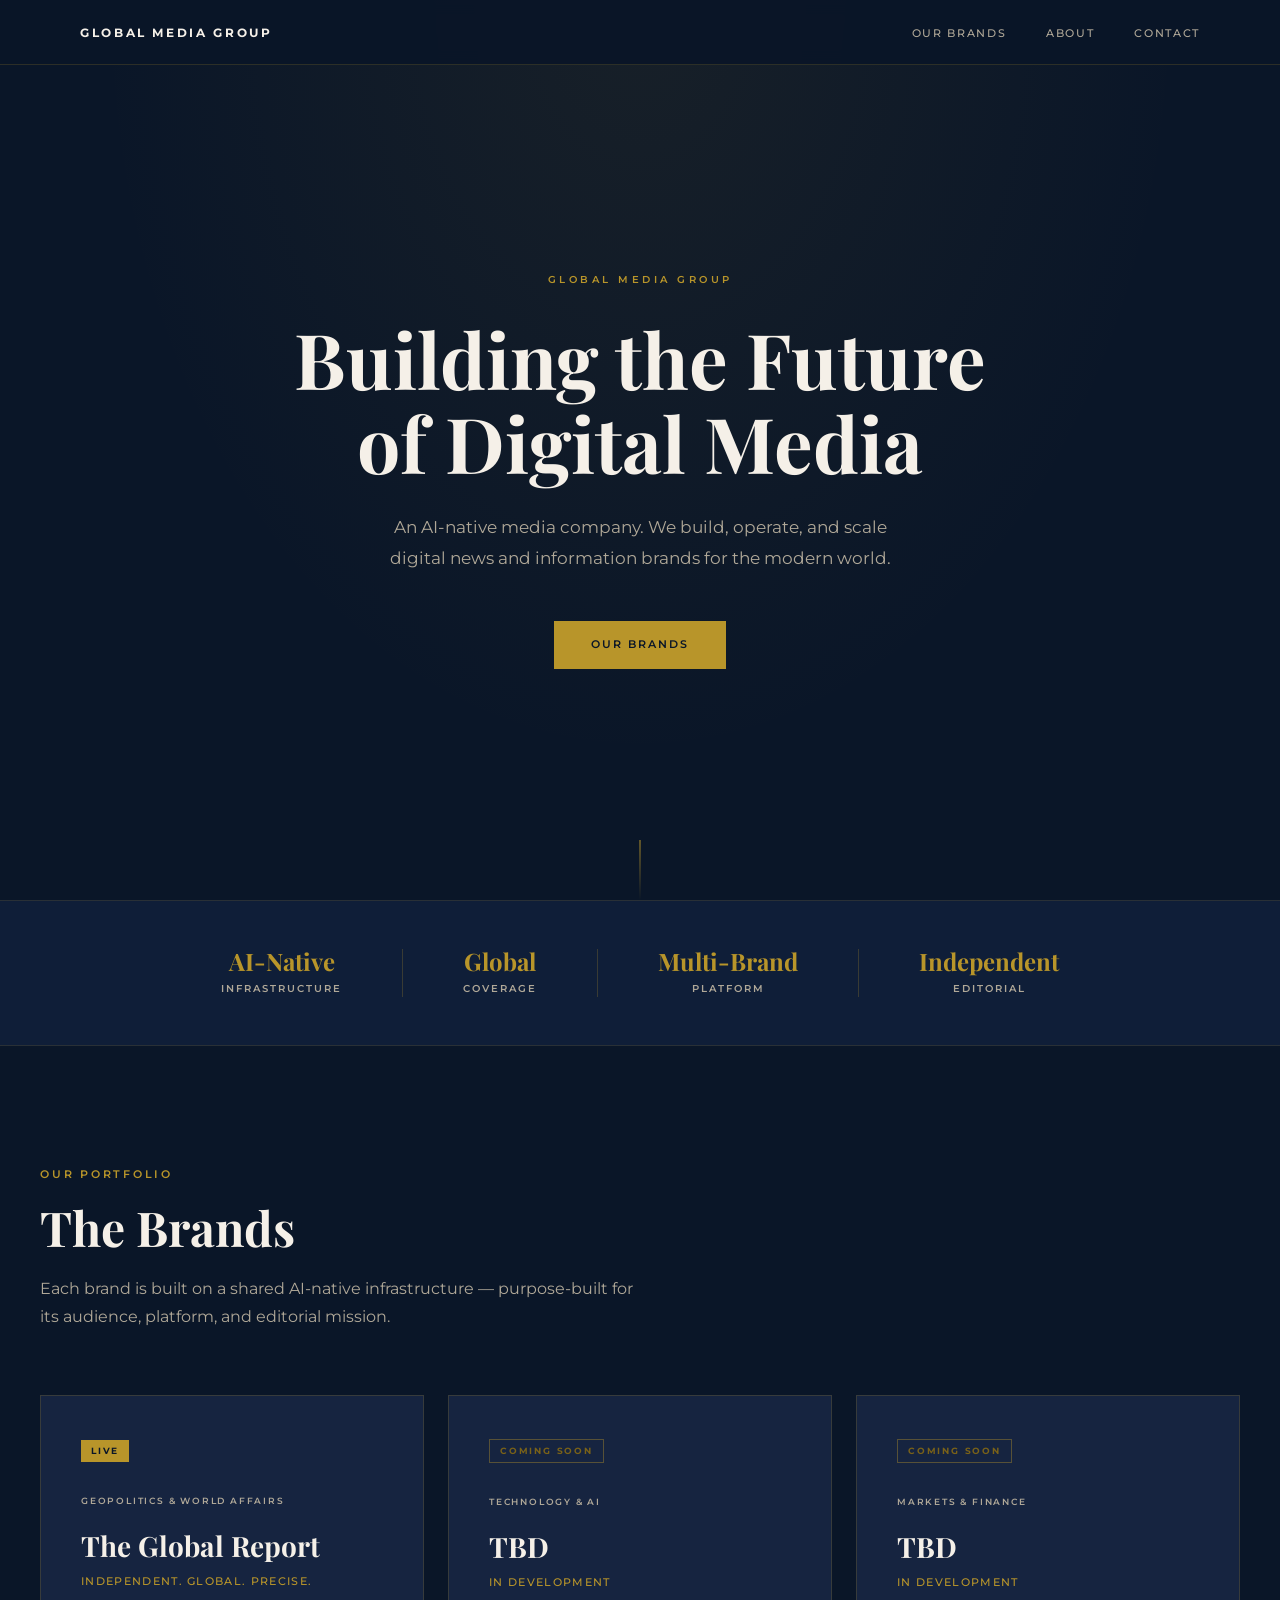
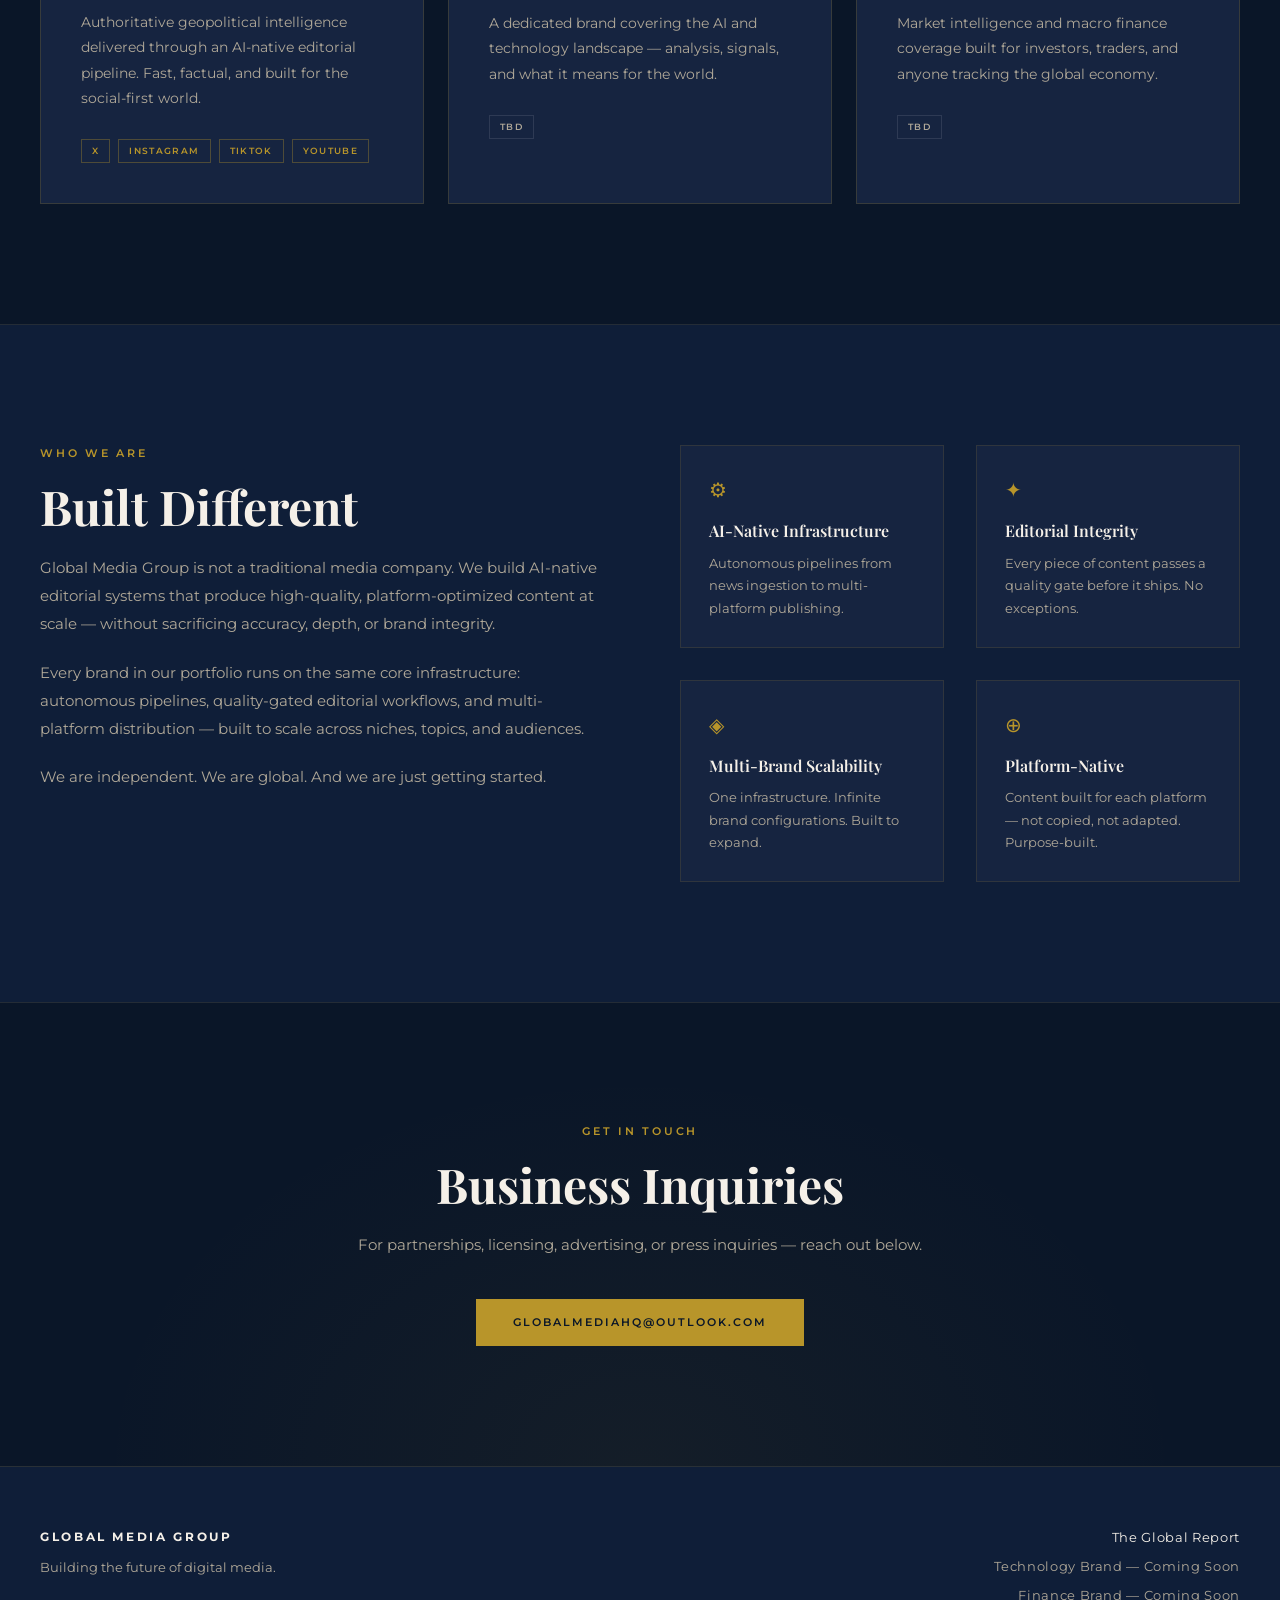
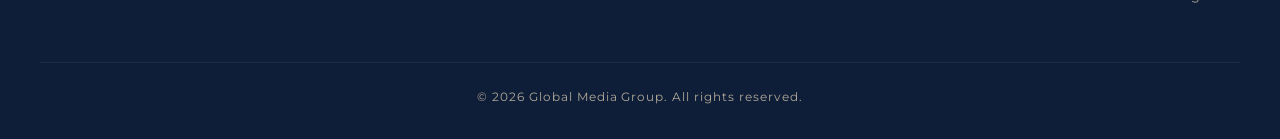
<file: index.html>
<!DOCTYPE html>
<html lang="en">
<head>
  <meta charset="UTF-8" />
  <meta name="viewport" content="width=device-width, initial-scale=1.0" />
  <title>Global Media Group</title>
  <meta name="description" content="Global Media Group is an AI-native digital media company building the next generation of news and information brands." />
  <link rel="preconnect" href="https://fonts.googleapis.com" />
  <link rel="preconnect" href="https://fonts.gstatic.com" crossorigin />
  <link href="https://fonts.googleapis.com/css2?family=Playfair+Display:wght@400;600;700&family=Montserrat:wght@300;400;500;600&display=swap" rel="stylesheet" />
  <link rel="stylesheet" href="css/style.css" />
</head>
<body>

  <!-- ── NAVIGATION ── -->
  <nav class="nav">
    <div class="nav__inner">
      <div class="nav__logo">
        <span class="nav__logo-text">GLOBAL MEDIA GROUP</span>
      </div>
      <ul class="nav__links">
        <li><a href="#brands">Our Brands</a></li>
        <li><a href="#about">About</a></li>
        <li><a href="#contact">Contact</a></li>
      </ul>
    </div>
  </nav>

  <!-- ── HERO ── -->
  <section class="hero">
    <div class="hero__inner">
      <p class="hero__eyebrow">GLOBAL MEDIA GROUP</p>
      <h1 class="hero__headline">
        Building the Future<br />of Digital Media
      </h1>
      <p class="hero__subline">
        An AI-native media company. We build, operate, and scale<br />
        digital news and information brands for the modern world.
      </p>
      <a href="#brands" class="btn btn--primary">Our Brands</a>
    </div>
    <div class="hero__line"></div>
  </section>

  <!-- ── MISSION STRIP ── -->
  <section class="mission">
    <div class="mission__inner">
      <div class="mission__stat">
        <span class="mission__number">AI-Native</span>
        <span class="mission__label">Infrastructure</span>
      </div>
      <div class="mission__divider"></div>
      <div class="mission__stat">
        <span class="mission__number">Global</span>
        <span class="mission__label">Coverage</span>
      </div>
      <div class="mission__divider"></div>
      <div class="mission__stat">
        <span class="mission__number">Multi-Brand</span>
        <span class="mission__label">Platform</span>
      </div>
      <div class="mission__divider"></div>
      <div class="mission__stat">
        <span class="mission__number">Independent</span>
        <span class="mission__label">Editorial</span>
      </div>
    </div>
  </section>

  <!-- ── BRANDS ── -->
  <section class="brands" id="brands">
    <div class="brands__inner">
      <p class="section__eyebrow">OUR PORTFOLIO</p>
      <h2 class="section__headline">The Brands</h2>
      <p class="section__sub">Each brand is built on a shared AI-native infrastructure — purpose-built for its audience, platform, and editorial mission.</p>

      <div class="brands__grid">

        <!-- The Global Report — ACTIVE -->
        <div class="brand-card brand-card--active">
          <div class="brand-card__badge">LIVE</div>
          <div class="brand-card__header">
            <span class="brand-card__category">GEOPOLITICS &amp; WORLD AFFAIRS</span>
          </div>
          <h3 class="brand-card__name">The Global Report</h3>
          <p class="brand-card__tagline">Independent. Global. Precise.</p>
          <p class="brand-card__desc">
            Authoritative geopolitical intelligence delivered through an AI-native editorial pipeline. Fast, factual, and built for the social-first world.
          </p>
          <div class="brand-card__platforms">
            <span class="platform-tag">X</span>
            <span class="platform-tag">Instagram</span>
            <span class="platform-tag">TikTok</span>
            <span class="platform-tag">YouTube</span>
          </div>
        </div>

        <!-- Placeholder Brand 2 -->
        <div class="brand-card brand-card--coming">
          <div class="brand-card__badge brand-card__badge--soon">COMING SOON</div>
          <div class="brand-card__header">
            <span class="brand-card__category">TECHNOLOGY &amp; AI</span>
          </div>
          <h3 class="brand-card__name">TBD</h3>
          <p class="brand-card__tagline">In Development</p>
          <p class="brand-card__desc">
            A dedicated brand covering the AI and technology landscape — analysis, signals, and what it means for the world.
          </p>
          <div class="brand-card__platforms">
            <span class="platform-tag platform-tag--dim">TBD</span>
          </div>
        </div>

        <!-- Placeholder Brand 3 -->
        <div class="brand-card brand-card--coming">
          <div class="brand-card__badge brand-card__badge--soon">COMING SOON</div>
          <div class="brand-card__header">
            <span class="brand-card__category">MARKETS &amp; FINANCE</span>
          </div>
          <h3 class="brand-card__name">TBD</h3>
          <p class="brand-card__tagline">In Development</p>
          <p class="brand-card__desc">
            Market intelligence and macro finance coverage built for investors, traders, and anyone tracking the global economy.
          </p>
          <div class="brand-card__platforms">
            <span class="platform-tag platform-tag--dim">TBD</span>
          </div>
        </div>

      </div>
    </div>
  </section>

  <!-- ── ABOUT ── -->
  <section class="about" id="about">
    <div class="about__inner">
      <div class="about__text">
        <p class="section__eyebrow">WHO WE ARE</p>
        <h2 class="section__headline">Built Different</h2>
        <p class="about__body">
          Global Media Group is not a traditional media company. We build AI-native editorial systems that produce high-quality, platform-optimized content at scale — without sacrificing accuracy, depth, or brand integrity.
        </p>
        <p class="about__body">
          Every brand in our portfolio runs on the same core infrastructure: autonomous pipelines, quality-gated editorial workflows, and multi-platform distribution — built to scale across niches, topics, and audiences.
        </p>
        <p class="about__body">
          We are independent. We are global. And we are just getting started.
        </p>
      </div>
      <div class="about__pillars">
        <div class="pillar">
          <span class="pillar__icon">⚙</span>
          <h4 class="pillar__title">AI-Native Infrastructure</h4>
          <p class="pillar__desc">Autonomous pipelines from news ingestion to multi-platform publishing.</p>
        </div>
        <div class="pillar">
          <span class="pillar__icon">✦</span>
          <h4 class="pillar__title">Editorial Integrity</h4>
          <p class="pillar__desc">Every piece of content passes a quality gate before it ships. No exceptions.</p>
        </div>
        <div class="pillar">
          <span class="pillar__icon">◈</span>
          <h4 class="pillar__title">Multi-Brand Scalability</h4>
          <p class="pillar__desc">One infrastructure. Infinite brand configurations. Built to expand.</p>
        </div>
        <div class="pillar">
          <span class="pillar__icon">⊕</span>
          <h4 class="pillar__title">Platform-Native</h4>
          <p class="pillar__desc">Content built for each platform — not copied, not adapted. Purpose-built.</p>
        </div>
      </div>
    </div>
  </section>

  <!-- ── CONTACT ── -->
  <section class="contact" id="contact">
    <div class="contact__inner">
      <p class="section__eyebrow">GET IN TOUCH</p>
      <h2 class="section__headline">Business Inquiries</h2>
      <p class="contact__sub">
        For partnerships, licensing, advertising, or press inquiries — reach out below.
      </p>
      <a href="mailto:globalmediahq@outlook.com" class="btn btn--primary">globalmediahq@outlook.com</a>
    </div>
  </section>

  <!-- ── FOOTER ── -->
  <footer class="footer">
    <div class="footer__inner">
      <div class="footer__left">
        <span class="footer__logo">GLOBAL MEDIA GROUP</span>
        <p class="footer__tagline">Building the future of digital media.</p>
      </div>
      <div class="footer__right">
        <ul class="footer__brands">
          <li>The Global Report</li>
          <li class="footer__dim">Technology Brand — Coming Soon</li>
          <li class="footer__dim">Finance Brand — Coming Soon</li>
        </ul>
      </div>
    </div>
    <div class="footer__bottom">
      <p>© 2026 Global Media Group. All rights reserved.</p>
    </div>
  </footer>

  <script src="js/main.js"></script>
</body>
</html>
</file>
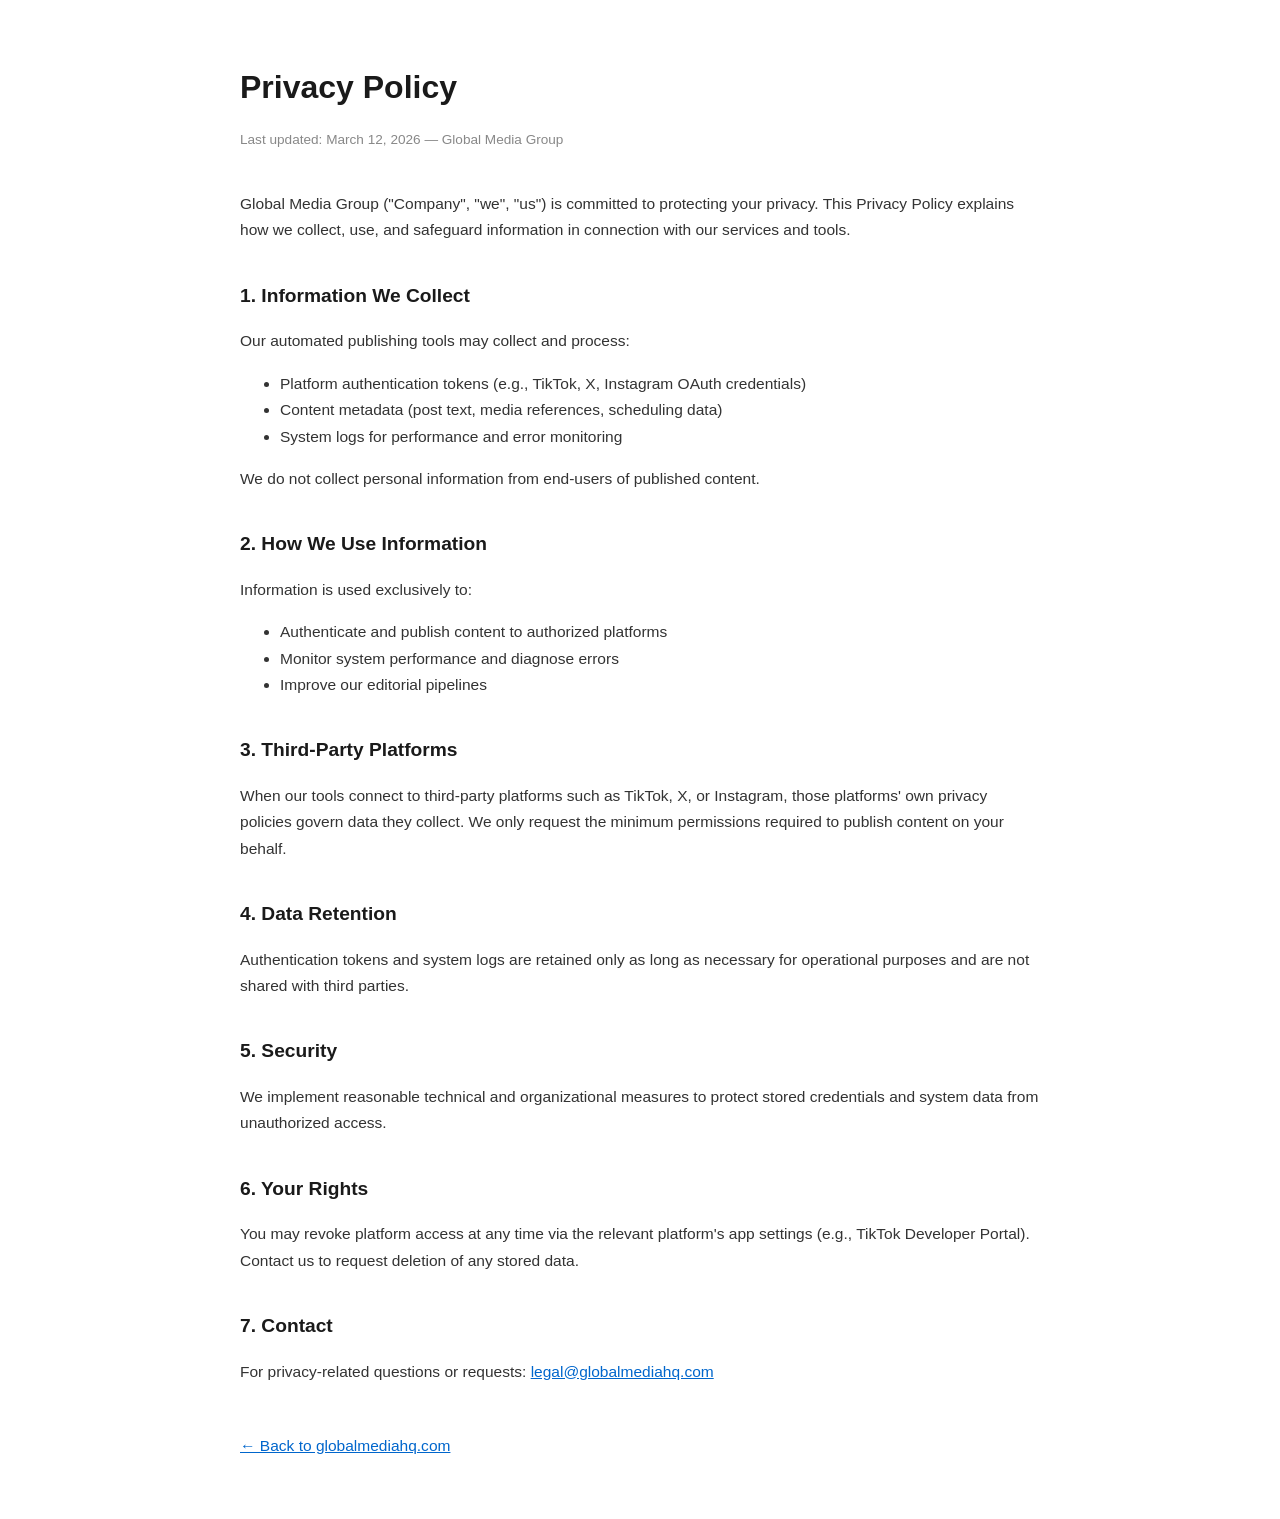
<file: privacy/index.html>
<!DOCTYPE html>
<html lang="en">
<head>
  <meta charset="UTF-8" />
  <meta name="viewport" content="width=device-width, initial-scale=1.0" />
  <title>Privacy Policy — Global Media Group</title>
  <style>
    body { font-family: -apple-system, BlinkMacSystemFont, 'Segoe UI', sans-serif; max-width: 800px; margin: 60px auto; padding: 0 24px; color: #1a1a1a; line-height: 1.7; }
    h1 { font-size: 2rem; margin-bottom: 4px; }
    h2 { font-size: 1.2rem; margin-top: 36px; }
    p, li { font-size: 0.97rem; color: #333; }
    a { color: #0066cc; }
    .meta { color: #888; font-size: 0.85rem; margin-bottom: 40px; }
  </style>
</head>
<body>
  <h1>Privacy Policy</h1>
  <p class="meta">Last updated: March 12, 2026 — Global Media Group</p>

  <p>Global Media Group ("Company", "we", "us") is committed to protecting your privacy. This Privacy Policy explains how we collect, use, and safeguard information in connection with our services and tools.</p>

  <h2>1. Information We Collect</h2>
  <p>Our automated publishing tools may collect and process:</p>
  <ul>
    <li>Platform authentication tokens (e.g., TikTok, X, Instagram OAuth credentials)</li>
    <li>Content metadata (post text, media references, scheduling data)</li>
    <li>System logs for performance and error monitoring</li>
  </ul>
  <p>We do not collect personal information from end-users of published content.</p>

  <h2>2. How We Use Information</h2>
  <p>Information is used exclusively to:</p>
  <ul>
    <li>Authenticate and publish content to authorized platforms</li>
    <li>Monitor system performance and diagnose errors</li>
    <li>Improve our editorial pipelines</li>
  </ul>

  <h2>3. Third-Party Platforms</h2>
  <p>When our tools connect to third-party platforms such as TikTok, X, or Instagram, those platforms' own privacy policies govern data they collect. We only request the minimum permissions required to publish content on your behalf.</p>

  <h2>4. Data Retention</h2>
  <p>Authentication tokens and system logs are retained only as long as necessary for operational purposes and are not shared with third parties.</p>

  <h2>5. Security</h2>
  <p>We implement reasonable technical and organizational measures to protect stored credentials and system data from unauthorized access.</p>

  <h2>6. Your Rights</h2>
  <p>You may revoke platform access at any time via the relevant platform's app settings (e.g., TikTok Developer Portal). Contact us to request deletion of any stored data.</p>

  <h2>7. Contact</h2>
  <p>For privacy-related questions or requests: <a href="mailto:legal@globalmediahq.com">legal@globalmediahq.com</a></p>

  <p style="margin-top:48px;"><a href="/">&larr; Back to globalmediahq.com</a></p>
</body>
</html>
</file>
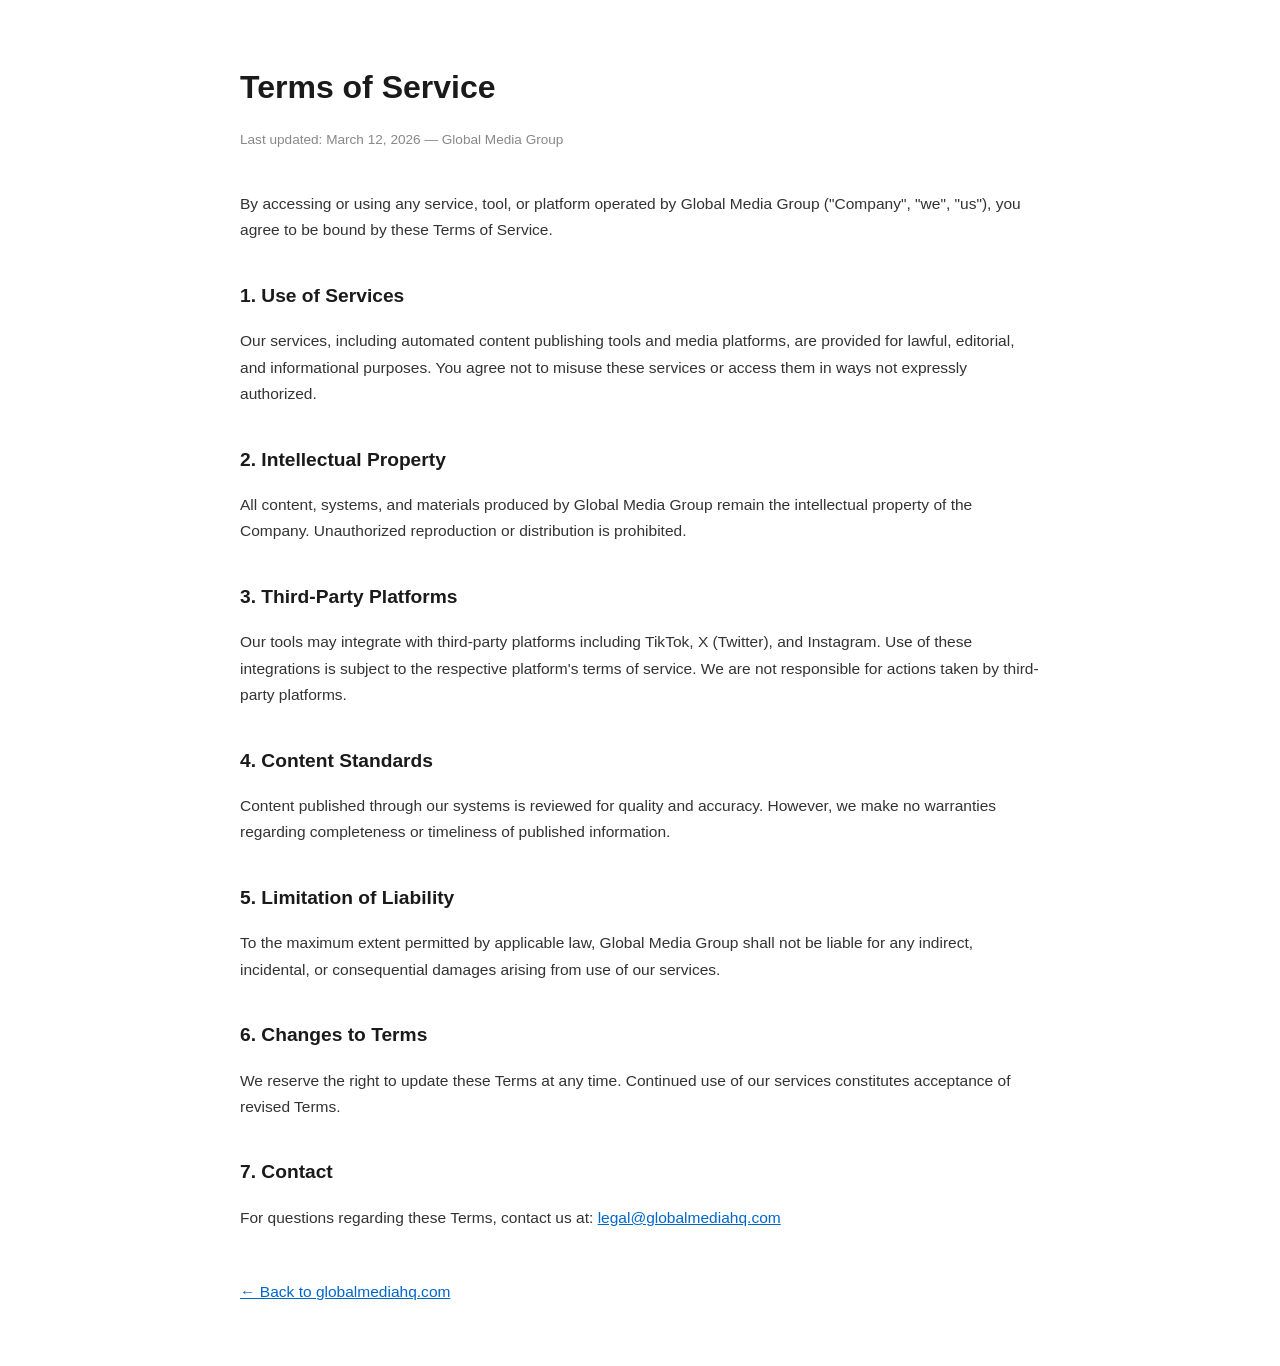
<file: terms/index.html>
<!DOCTYPE html>
<html lang="en">
<head>
  <meta charset="UTF-8" />
  <meta name="viewport" content="width=device-width, initial-scale=1.0" />
  <title>Terms of Service — Global Media Group</title>
  <style>
    body { font-family: -apple-system, BlinkMacSystemFont, 'Segoe UI', sans-serif; max-width: 800px; margin: 60px auto; padding: 0 24px; color: #1a1a1a; line-height: 1.7; }
    h1 { font-size: 2rem; margin-bottom: 4px; }
    h2 { font-size: 1.2rem; margin-top: 36px; }
    p, li { font-size: 0.97rem; color: #333; }
    a { color: #0066cc; }
    .meta { color: #888; font-size: 0.85rem; margin-bottom: 40px; }
  </style>
</head>
<body>
  <h1>Terms of Service</h1>
  <p class="meta">Last updated: March 12, 2026 — Global Media Group</p>

  <p>By accessing or using any service, tool, or platform operated by Global Media Group ("Company", "we", "us"), you agree to be bound by these Terms of Service.</p>

  <h2>1. Use of Services</h2>
  <p>Our services, including automated content publishing tools and media platforms, are provided for lawful, editorial, and informational purposes. You agree not to misuse these services or access them in ways not expressly authorized.</p>

  <h2>2. Intellectual Property</h2>
  <p>All content, systems, and materials produced by Global Media Group remain the intellectual property of the Company. Unauthorized reproduction or distribution is prohibited.</p>

  <h2>3. Third-Party Platforms</h2>
  <p>Our tools may integrate with third-party platforms including TikTok, X (Twitter), and Instagram. Use of these integrations is subject to the respective platform's terms of service. We are not responsible for actions taken by third-party platforms.</p>

  <h2>4. Content Standards</h2>
  <p>Content published through our systems is reviewed for quality and accuracy. However, we make no warranties regarding completeness or timeliness of published information.</p>

  <h2>5. Limitation of Liability</h2>
  <p>To the maximum extent permitted by applicable law, Global Media Group shall not be liable for any indirect, incidental, or consequential damages arising from use of our services.</p>

  <h2>6. Changes to Terms</h2>
  <p>We reserve the right to update these Terms at any time. Continued use of our services constitutes acceptance of revised Terms.</p>

  <h2>7. Contact</h2>
  <p>For questions regarding these Terms, contact us at: <a href="mailto:legal@globalmediahq.com">legal@globalmediahq.com</a></p>

  <p style="margin-top:48px;"><a href="/">&larr; Back to globalmediahq.com</a></p>
</body>
</html>
</file>
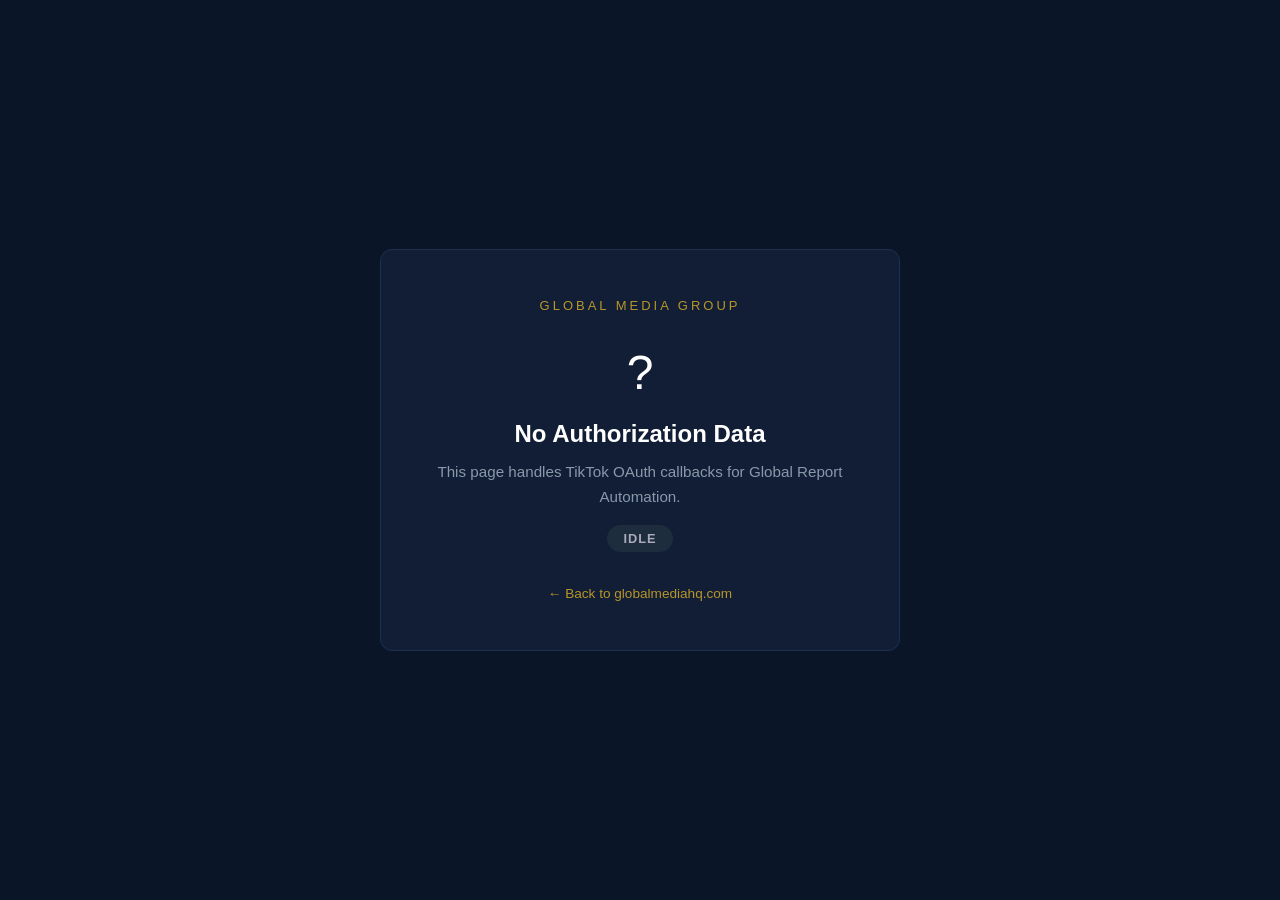
<file: tiktok/callback/index.html>
<!DOCTYPE html>
<html lang="en">
<head>
  <meta charset="UTF-8" />
  <meta name="viewport" content="width=device-width, initial-scale=1.0" />
  <title>Authorizing — Global Report Automation</title>
  <style>
    * { margin: 0; padding: 0; box-sizing: border-box; }
    body {
      font-family: -apple-system, BlinkMacSystemFont, 'Segoe UI', sans-serif;
      background: #0A1628;
      color: #fff;
      display: flex;
      align-items: center;
      justify-content: center;
      min-height: 100vh;
      padding: 24px;
    }
    .card {
      background: #111e35;
      border: 1px solid #1e3050;
      border-radius: 12px;
      padding: 48px 40px;
      max-width: 520px;
      width: 100%;
      text-align: center;
    }
    .logo { font-size: 13px; letter-spacing: 3px; color: #B8952A; text-transform: uppercase; margin-bottom: 32px; }
    .icon { font-size: 48px; margin-bottom: 20px; }
    h1 { font-size: 1.5rem; margin-bottom: 12px; font-weight: 600; }
    p { color: #8899aa; font-size: 0.95rem; line-height: 1.6; margin-bottom: 16px; }
    .code-block {
      background: #0A1628;
      border: 1px solid #1e3050;
      border-radius: 8px;
      padding: 16px;
      font-family: monospace;
      font-size: 0.8rem;
      color: #B8952A;
      text-align: left;
      word-break: break-all;
      margin: 20px 0;
      display: none;
    }
    .status { display: inline-block; padding: 6px 16px; border-radius: 20px; font-size: 0.8rem; font-weight: 600; letter-spacing: 1px; text-transform: uppercase; }
    .status.success { background: #0d3320; color: #2ecc71; }
    .status.error { background: #330d0d; color: #e74c3c; }
    .status.loading { background: #1e2d3d; color: #aab; }
    .back { margin-top: 32px; }
    .back a { color: #B8952A; text-decoration: none; font-size: 0.85rem; }
  </style>
</head>
<body>
  <div class="card">
    <div class="logo">Global Media Group</div>
    <div class="icon" id="icon">⏳</div>
    <h1 id="title">Processing Authorization...</h1>
    <p id="message">Completing TikTok OAuth handshake for Global Report Automation.</p>
    <span class="status loading" id="status">Connecting</span>
    <div class="code-block" id="code-display"></div>
    <div class="back"><a href="/">← Back to globalmediahq.com</a></div>
  </div>

  <script>
    const params = new URLSearchParams(window.location.search);
    const code  = params.get('code');
    const error = params.get('error');
    const state = params.get('state');

    const icon    = document.getElementById('icon');
    const title   = document.getElementById('title');
    const message = document.getElementById('message');
    const status  = document.getElementById('status');
    const codeDisplay = document.getElementById('code-display');

    if (error) {
      icon.textContent = '✗';
      title.textContent = 'Authorization Failed';
      message.textContent = 'TikTok returned an error: ' + error;
      status.textContent = 'Error';
      status.className = 'status error';
    } else if (code) {
      icon.textContent = '✓';
      title.textContent = 'Authorization Successful';
      message.textContent = 'Global Report Automation has been granted access to your TikTok account. The publishing pipeline is now authorized.';
      status.textContent = 'Authorized';
      status.className = 'status success';
      codeDisplay.style.display = 'block';
      codeDisplay.textContent = 'Authorization code received\nState: ' + (state || 'N/A') + '\nScopes: user.info.basic, video.upload, video.publish\n\nToken exchange in progress via publishing server...';
    } else {
      icon.textContent = '?';
      title.textContent = 'No Authorization Data';
      message.textContent = 'This page handles TikTok OAuth callbacks for Global Report Automation.';
      status.textContent = 'Idle';
      status.className = 'status loading';
    }
  </script>
</body>
</html>
</file>
<file: css/style.css>
/* ============================================================
   GLOBAL MEDIA GROUP — Website Styles
   Palette: Deep Navy #0A1628 | Gold #B8952A | White #F5F0E8
   Fonts: Playfair Display (headlines) | Montserrat (body)
   ============================================================ */

*, *::before, *::after {
  box-sizing: border-box;
  margin: 0;
  padding: 0;
}

:root {
  --navy:       #0A1628;
  --navy-mid:   #0F1E38;
  --navy-light: #162440;
  --gold:       #B8952A;
  --gold-light: #C9A84C;
  --gold-dim:   #7a6218;
  --white:      #F5F0E8;
  --white-dim:  #b0a898;
  --serif:      'Playfair Display', Georgia, serif;
  --sans:       'Montserrat', Arial, sans-serif;
}

html { scroll-behavior: smooth; }

body {
  background: var(--navy);
  color: var(--white);
  font-family: var(--sans);
  font-size: 16px;
  line-height: 1.6;
  -webkit-font-smoothing: antialiased;
}

/* ── UTILITIES ─────────────────────────────────────────────── */
.section__eyebrow {
  font-family: var(--sans);
  font-size: 11px;
  font-weight: 600;
  letter-spacing: 0.25em;
  color: var(--gold);
  text-transform: uppercase;
  margin-bottom: 16px;
}

.section__headline {
  font-family: var(--serif);
  font-size: clamp(2rem, 4vw, 3rem);
  font-weight: 700;
  color: var(--white);
  line-height: 1.15;
  margin-bottom: 20px;
}

.section__sub {
  font-size: 1rem;
  color: var(--white-dim);
  max-width: 600px;
  line-height: 1.75;
}

.btn {
  display: inline-block;
  font-family: var(--sans);
  font-size: 11px;
  font-weight: 600;
  letter-spacing: 0.18em;
  text-transform: uppercase;
  text-decoration: none;
  padding: 14px 36px;
  border: 1px solid var(--gold);
  transition: background 0.2s ease, color 0.2s ease;
  cursor: pointer;
}

.btn--primary {
  background: var(--gold);
  color: var(--navy);
}

.btn--primary:hover {
  background: var(--gold-light);
  border-color: var(--gold-light);
}

/* ── NAVIGATION ────────────────────────────────────────────── */
.nav {
  position: fixed;
  top: 0;
  left: 0;
  right: 0;
  z-index: 100;
  background: rgba(10, 22, 40, 0.95);
  backdrop-filter: blur(8px);
  border-bottom: 1px solid rgba(184, 149, 42, 0.2);
}

.nav__inner {
  max-width: 1200px;
  margin: 0 auto;
  padding: 0 40px;
  height: 64px;
  display: flex;
  align-items: center;
  justify-content: space-between;
}

.nav__logo-text {
  font-family: var(--sans);
  font-size: 12px;
  font-weight: 700;
  letter-spacing: 0.22em;
  color: var(--white);
  text-transform: uppercase;
}

.nav__links {
  list-style: none;
  display: flex;
  gap: 40px;
}

.nav__links a {
  font-family: var(--sans);
  font-size: 11px;
  font-weight: 500;
  letter-spacing: 0.15em;
  text-transform: uppercase;
  color: var(--white-dim);
  text-decoration: none;
  transition: color 0.2s;
}

.nav__links a:hover { color: var(--gold); }

/* ── HERO ───────────────────────────────────────────────────── */
.hero {
  min-height: 100vh;
  display: flex;
  flex-direction: column;
  justify-content: center;
  align-items: center;
  text-align: center;
  padding: 120px 40px 80px;
  position: relative;
  background:
    radial-gradient(ellipse at 50% 0%, rgba(184,149,42,0.08) 0%, transparent 60%),
    var(--navy);
}

.hero__inner {
  max-width: 800px;
}

.hero__eyebrow {
  font-family: var(--sans);
  font-size: 10px;
  font-weight: 600;
  letter-spacing: 0.35em;
  color: var(--gold);
  text-transform: uppercase;
  margin-bottom: 28px;
}

.hero__headline {
  font-family: var(--serif);
  font-size: clamp(2.8rem, 6vw, 5rem);
  font-weight: 700;
  color: var(--white);
  line-height: 1.1;
  margin-bottom: 28px;
}

.hero__subline {
  font-size: 1.05rem;
  color: var(--white-dim);
  line-height: 1.8;
  margin-bottom: 48px;
}

.hero__line {
  position: absolute;
  bottom: 0;
  left: 50%;
  transform: translateX(-50%);
  width: 1px;
  height: 60px;
  background: linear-gradient(to bottom, var(--gold), transparent);
}

/* ── MISSION STRIP ──────────────────────────────────────────── */
.mission {
  background: var(--navy-mid);
  border-top: 1px solid rgba(184,149,42,0.15);
  border-bottom: 1px solid rgba(184,149,42,0.15);
  padding: 48px 40px;
}

.mission__inner {
  max-width: 1000px;
  margin: 0 auto;
  display: flex;
  align-items: center;
  justify-content: center;
  gap: 0;
  flex-wrap: wrap;
}

.mission__stat {
  display: flex;
  flex-direction: column;
  align-items: center;
  padding: 0 60px;
  text-align: center;
}

.mission__number {
  font-family: var(--serif);
  font-size: 1.5rem;
  font-weight: 700;
  color: var(--gold);
  line-height: 1;
  margin-bottom: 8px;
}

.mission__label {
  font-family: var(--sans);
  font-size: 10px;
  font-weight: 600;
  letter-spacing: 0.2em;
  text-transform: uppercase;
  color: var(--white-dim);
}

.mission__divider {
  width: 1px;
  height: 48px;
  background: rgba(184,149,42,0.25);
}

/* ── BRANDS ─────────────────────────────────────────────────── */
.brands {
  padding: 120px 40px;
}

.brands__inner {
  max-width: 1200px;
  margin: 0 auto;
}

.brands__inner .section__sub {
  margin-bottom: 64px;
}

.brands__grid {
  display: grid;
  grid-template-columns: repeat(auto-fit, minmax(320px, 1fr));
  gap: 24px;
}

.brand-card {
  position: relative;
  background: var(--navy-light);
  border: 1px solid rgba(184,149,42,0.2);
  padding: 40px;
  transition: border-color 0.2s, transform 0.2s;
}

.brand-card:hover {
  border-color: rgba(184,149,42,0.5);
  transform: translateY(-2px);
}

.brand-card--coming {
  opacity: 0.65;
}

.brand-card__badge {
  display: inline-block;
  font-family: var(--sans);
  font-size: 9px;
  font-weight: 700;
  letter-spacing: 0.2em;
  text-transform: uppercase;
  padding: 4px 10px;
  background: var(--gold);
  color: var(--navy);
  margin-bottom: 24px;
}

.brand-card__badge--soon {
  background: transparent;
  border: 1px solid rgba(184,149,42,0.4);
  color: var(--gold-dim);
}

.brand-card__category {
  font-family: var(--sans);
  font-size: 9px;
  font-weight: 600;
  letter-spacing: 0.2em;
  text-transform: uppercase;
  color: var(--white-dim);
}

.brand-card__name {
  font-family: var(--serif);
  font-size: 1.75rem;
  font-weight: 700;
  color: var(--white);
  margin: 12px 0 4px;
}

.brand-card__tagline {
  font-family: var(--sans);
  font-size: 11px;
  font-weight: 500;
  letter-spacing: 0.12em;
  color: var(--gold);
  text-transform: uppercase;
  margin-bottom: 20px;
}

.brand-card__desc {
  font-size: 0.9rem;
  color: var(--white-dim);
  line-height: 1.75;
  margin-bottom: 28px;
}

.brand-card__platforms {
  display: flex;
  flex-wrap: wrap;
  gap: 8px;
}

.platform-tag {
  font-family: var(--sans);
  font-size: 9px;
  font-weight: 600;
  letter-spacing: 0.15em;
  text-transform: uppercase;
  padding: 4px 10px;
  border: 1px solid rgba(184,149,42,0.35);
  color: var(--gold);
}

.platform-tag--dim {
  border-color: rgba(255,255,255,0.1);
  color: var(--white-dim);
}

/* ── ABOUT ──────────────────────────────────────────────────── */
.about {
  background: var(--navy-mid);
  border-top: 1px solid rgba(184,149,42,0.12);
  border-bottom: 1px solid rgba(184,149,42,0.12);
  padding: 120px 40px;
}

.about__inner {
  max-width: 1200px;
  margin: 0 auto;
  display: grid;
  grid-template-columns: 1fr 1fr;
  gap: 80px;
  align-items: start;
}

.about__body {
  font-size: 0.95rem;
  color: var(--white-dim);
  line-height: 1.85;
  margin-bottom: 20px;
}

.about__pillars {
  display: grid;
  grid-template-columns: 1fr 1fr;
  gap: 32px;
}

.pillar {
  padding: 28px;
  border: 1px solid rgba(184,149,42,0.15);
  background: var(--navy-light);
}

.pillar__icon {
  display: block;
  font-size: 1.25rem;
  color: var(--gold);
  margin-bottom: 12px;
}

.pillar__title {
  font-family: var(--serif);
  font-size: 1rem;
  font-weight: 600;
  color: var(--white);
  margin-bottom: 8px;
}

.pillar__desc {
  font-size: 0.82rem;
  color: var(--white-dim);
  line-height: 1.7;
}

/* ── CONTACT ────────────────────────────────────────────────── */
.contact {
  padding: 120px 40px;
  text-align: center;
  background:
    radial-gradient(ellipse at 50% 100%, rgba(184,149,42,0.06) 0%, transparent 60%),
    var(--navy);
}

.contact__inner {
  max-width: 600px;
  margin: 0 auto;
}

.contact__sub {
  font-size: 0.95rem;
  color: var(--white-dim);
  margin-bottom: 40px;
  line-height: 1.75;
}

/* ── FOOTER ─────────────────────────────────────────────────── */
.footer {
  background: var(--navy-mid);
  border-top: 1px solid rgba(184,149,42,0.15);
  padding: 60px 40px 32px;
}

.footer__inner {
  max-width: 1200px;
  margin: 0 auto;
  display: flex;
  justify-content: space-between;
  align-items: flex-start;
  margin-bottom: 48px;
  flex-wrap: wrap;
  gap: 40px;
}

.footer__logo {
  display: block;
  font-family: var(--sans);
  font-size: 12px;
  font-weight: 700;
  letter-spacing: 0.22em;
  color: var(--white);
  text-transform: uppercase;
  margin-bottom: 10px;
}

.footer__tagline {
  font-size: 0.82rem;
  color: var(--white-dim);
}

.footer__brands {
  list-style: none;
  text-align: right;
}

.footer__brands li {
  font-family: var(--sans);
  font-size: 0.82rem;
  color: var(--white);
  margin-bottom: 8px;
  letter-spacing: 0.05em;
}

.footer__dim { color: var(--white-dim) !important; }

.footer__bottom {
  max-width: 1200px;
  margin: 0 auto;
  padding-top: 24px;
  border-top: 1px solid rgba(255,255,255,0.06);
  text-align: center;
}

.footer__bottom p {
  font-size: 0.78rem;
  color: var(--white-dim);
  letter-spacing: 0.08em;
}

/* ── RESPONSIVE ─────────────────────────────────────────────── */
@media (max-width: 900px) {
  .about__inner {
    grid-template-columns: 1fr;
    gap: 60px;
  }

  .mission__stat { padding: 0 32px; }

  .footer__inner { flex-direction: column; }
  .footer__brands { text-align: left; }
}

@media (max-width: 640px) {
  .nav__links { display: none; }

  .hero__headline { font-size: 2.4rem; }

  .mission__inner { gap: 32px; }
  .mission__divider { display: none; }
  .mission__stat { padding: 16px 24px; }

  .brands__grid { grid-template-columns: 1fr; }

  .about__pillars { grid-template-columns: 1fr; }

  .brands, .about, .contact { padding: 80px 24px; }
}
</file>
